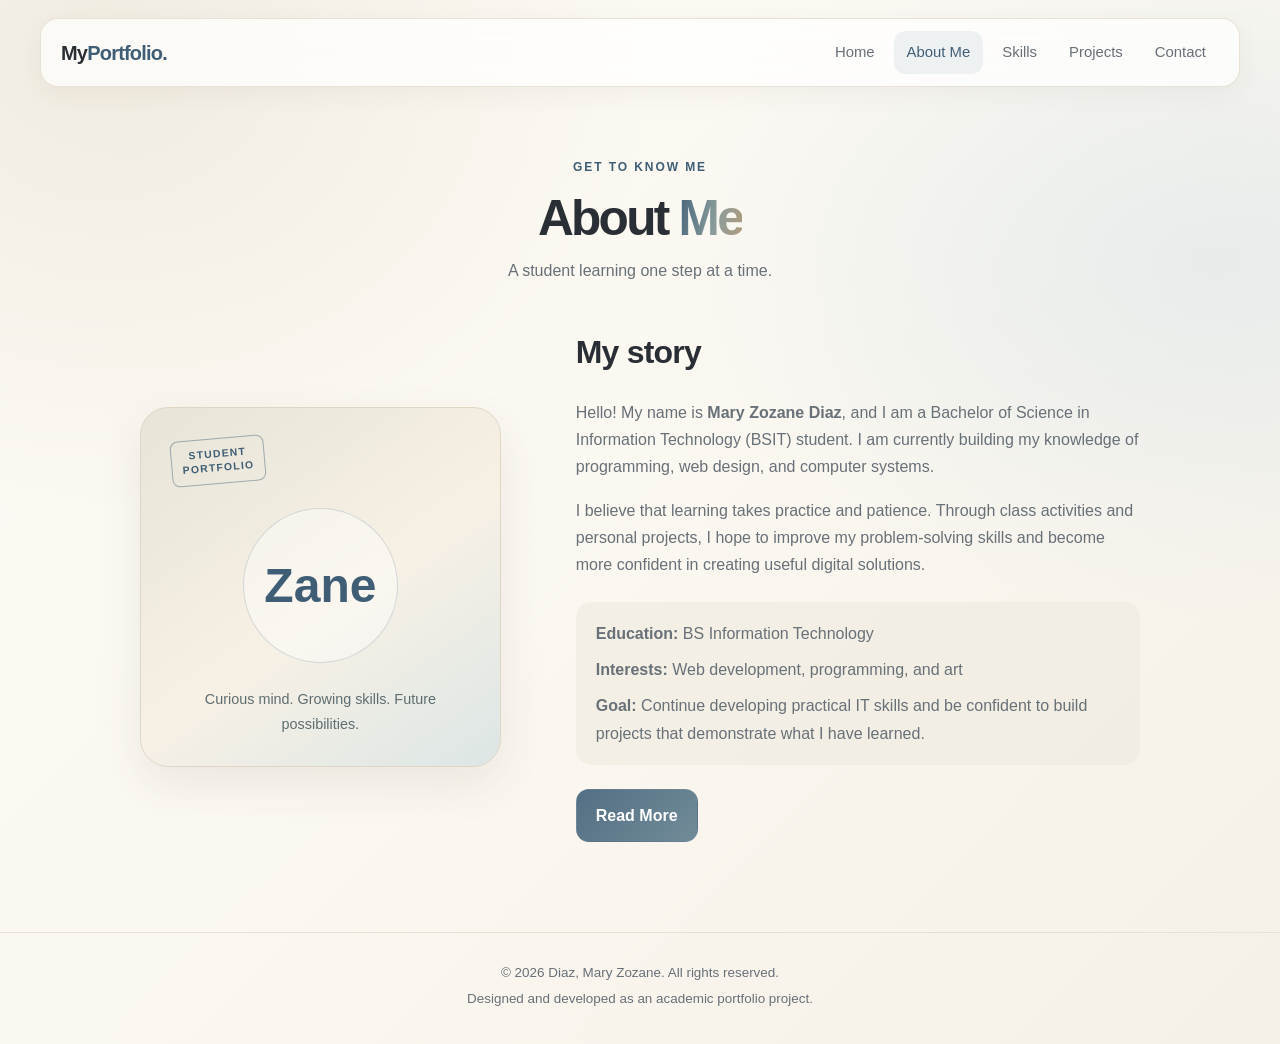
<file: about.html>
<!DOCTYPE html>
<html lang="en">
<head>
  <meta charset="UTF-8"><meta name="viewport" content="width=device-width, initial-scale=1.0">
  <meta name="description" content="Learn more about me, my education, and interests.">
  <title>About Me | My Portfolio</title><link rel="stylesheet" href="style.css"><script src="script.js" defer></script>
</head>
<body>
  <header class="site-header"><a class="brand" href="index.html">My<span>Portfolio.</span></a><button class="menu-toggle" type="button" aria-label="Toggle navigation" aria-expanded="false">☰</button><nav class="site-nav" aria-label="Main navigation"><a href="index.html">Home</a><a class="active" href="about.html">About Me</a><a href="skills.html">Skills</a><a href="projects.html">Projects</a><a href="contact.html">Contact</a></nav></header>
  <main class="page-width inner-page">
    <section class="page-title"><p class="eyebrow">GET TO KNOW ME</p><h1>About <span class="gradient-text">Me</span></h1><p>A student learning one step at a time.</p></section>
    <section class="about-layout">
      <div class="about-art"><div class="paper-stamp">STUDENT<br>PORTFOLIO</div><div class="about-initials">Zane</div><p>Curious mind. Growing skills. Future possibilities.</p></div>
      <div class="about-copy">
        <h2>My story</h2>
        <p>Hello! My name is <strong>Mary Zozane Diaz</strong>, and I am a Bachelor of Science in Information Technology (BSIT) student. I am currently building my knowledge of programming, web design, and computer systems.</p>
        <p>I believe that learning takes practice and patience. Through class activities and personal projects, I hope to improve my problem-solving skills and become more confident in creating useful digital solutions.</p>
        <div class="detail-list"><p><strong>Education:</strong> BS Information Technology</p><p><strong>Interests:</strong> Web development, programming, and art</p><p><strong>Goal:</strong> Continue developing practical IT skills and be confident to build projects that demonstrate what I have learned.</p></div>
        <div id="more-about" class="more-content" hidden><p>Outside the classroom, I enjoy exploring new ideas, practicing what I learn, and finding ways to make my work more organized and creative. I understand that technology changes quickly, so I want to remain open to learning and improving.</p><p>This portfolio will grow as I complete more activities and gain experience throughout my studies.</p></div>
        <button class="button button-primary" id="read-more-btn" type="button" aria-expanded="false" aria-controls="more-about">Read More</button>
      </div>
    </section>
  </main>
  <footer class="site-footer"><p>© <span class="current-year"></span> Diaz, Mary Zozane. All rights reserved.</p><p>Designed and developed as an academic portfolio project.</p></footer><button id="back-to-top" class="back-to-top" type="button" aria-label="Back to top" title="Back to top">↑</button>
</body></html>
</file>
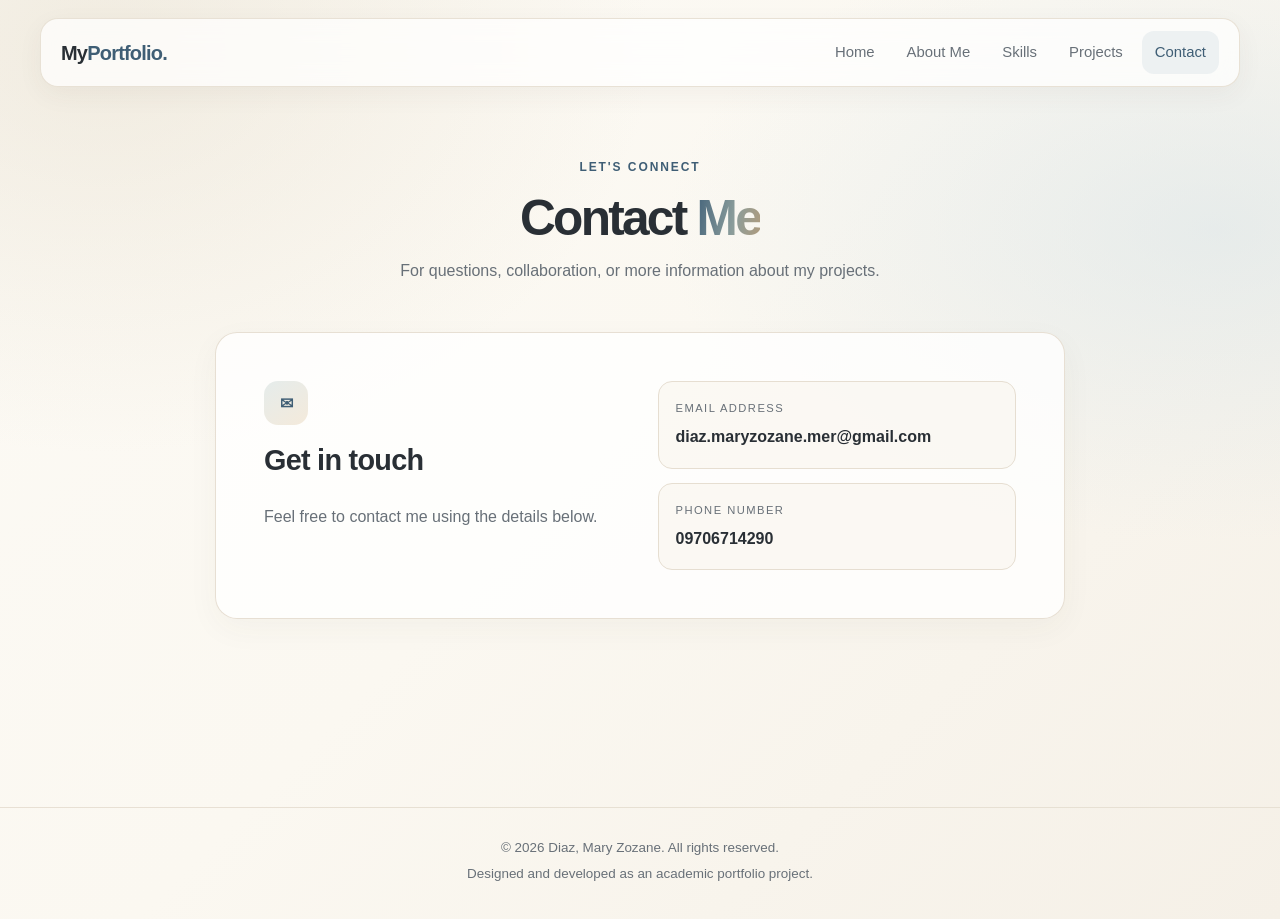
<file: contact.html>
<!DOCTYPE html>
<html lang="en">
<head>
  <meta charset="UTF-8"><meta name="viewport" content="width=device-width, initial-scale=1.0">
  <meta name="description" content="Contact information.">
  <title>Contact | My Portfolio</title><link rel="stylesheet" href="style.css"><script src="script.js" defer></script>
</head>
<body>
  <header class="site-header"><a class="brand" href="index.html">My<span>Portfolio.</span></a><button class="menu-toggle" type="button" aria-label="Toggle navigation" aria-expanded="false">☰</button><nav class="site-nav" aria-label="Main navigation"><a href="index.html">Home</a><a href="about.html">About Me</a><a href="skills.html">Skills</a><a href="projects.html">Projects</a><a class="active" href="contact.html">Contact</a></nav></header>
  <main class="page-width inner-page">
    <section class="page-title"><p class="eyebrow">LET'S CONNECT</p><h1>Contact <span class="gradient-text">Me</span></h1><p>For questions, collaboration, or more information about my projects.</p></section>
    <section class="contact-card">
      <div><div class="card-icon">✉</div><h2>Get in touch</h2><p>Feel free to contact me using the details below.</p></div>
      <div class="contact-details"><a href="mailto:your.email@example.com"><span class="contact-label">EMAIL ADDRESS</span><strong>diaz.maryzozane.mer@gmail.com</strong></a><a href="tel:+630000000000"><span class="contact-label">PHONE NUMBER</span><strong>09706714290</strong></a></div>
    </section>
  </main>
  <footer class="site-footer"><p>© <span class="current-year"></span> Diaz, Mary Zozane. All rights reserved.</p><p>Designed and developed as an academic portfolio project.</p></footer><button id="back-to-top" class="back-to-top" type="button" aria-label="Back to top" title="Back to top">↑</button>
</body></html>
</file>
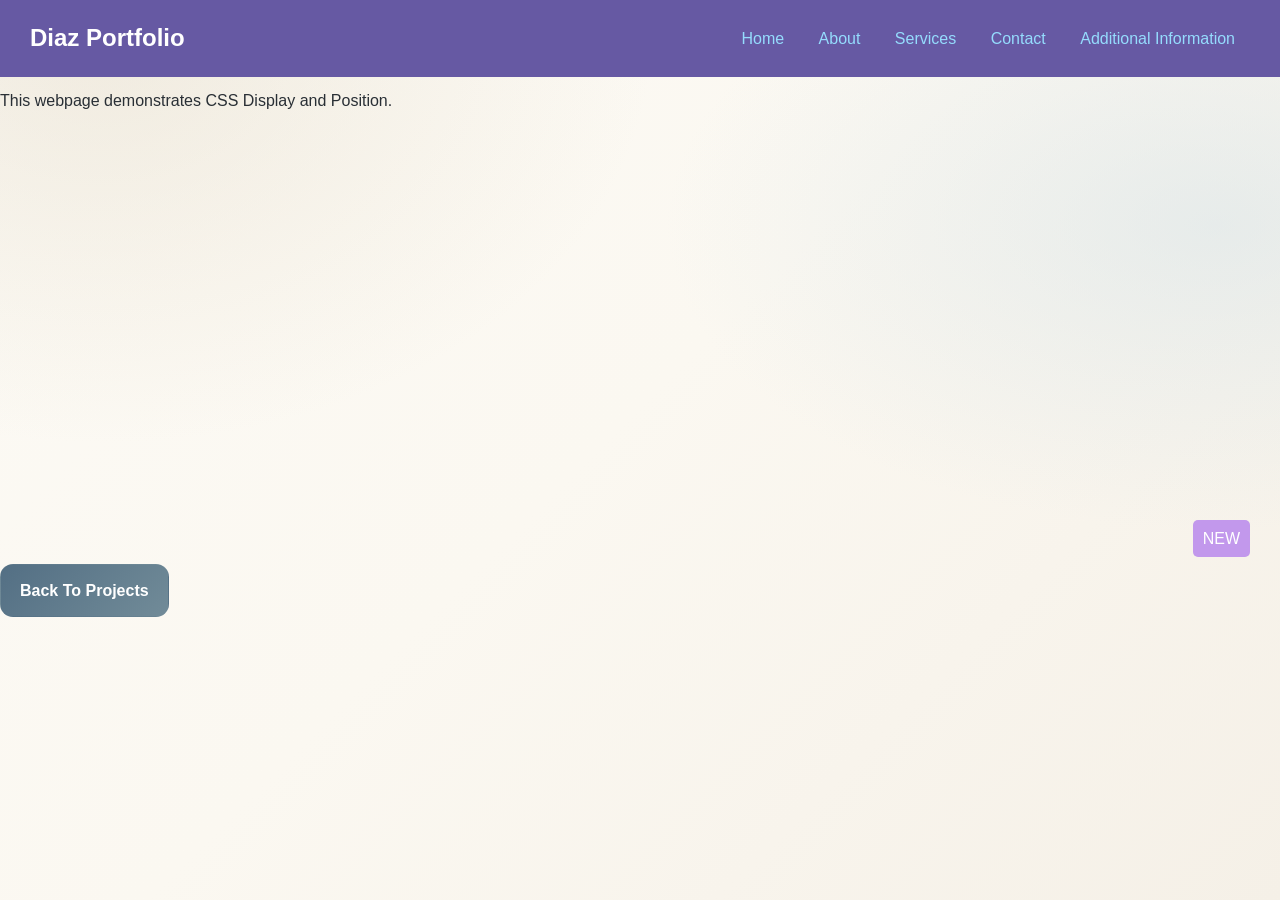
<file: nav.html>
<!DOCTYPE html>
<html lang="en">
<head>
    <meta charset="UTF-8">
    <meta name="viewport" content="width=device-width, initial-scale=1.0">
    <title>Document</title>
    <link rel="stylesheet" href="style.css">
</head>
<body>
  <style>
    
* {
    box-sizing: border-box;
}

body {
    margin: 0;
    font-family: Arial, Helvetica, sans-serif;
}

.navbar {
    position: fixed;
    top: 0;
    left: 0;
    width: 100%;

    display: flex;
    justify-content: space-between;
    align-items: center;

    padding: 15px 30px;
    background-color: rgb(102, 89, 163);
}

.logo {
    display: block;
    color: white;
    font-size: 24px;
    font-weight: bold;
}

.nav-links a {
    display: inline-block;
    padding: 10px 15px;
    color: rgb(149, 220, 253);
    text-decoration: none;
}

.nav-links a:hover {
    background-color: #534c8a;
    border-radius: 10px;
}

.badge {
    position: absolute;
    margin-top: 500px;
    top: 20px;
    right: 30px;

    display: flex;
    padding: 5px 10px;

    background-color: rgb(194, 152, 236);
    color: white;
    border-radius: 5px;
}
.button-row { display: flex; flex-wrap: wrap; gap: 12px; margin-top: 450px; }
.button { display: inline-flex; justify-content: center; align-items: center; border: 1px solid transparent; border-radius: 13px; padding: 12px 19px; font-weight: 700; cursor: pointer; transition: transform .2s, box-shadow .2s, background .2s; }
.button-primary { background: linear-gradient(135deg, #536f84, #718b98); color: white; 
  text-decoration: none;
}
  </style>
    <nav class="navbar">
        <div class="logo">
            Diaz Portfolio
        </div>

        <div class="nav-links">
            <a href="#">Home</a>
            <a href="#">About</a>
            <a href="#">Services</a>
            <a href="#">Contact</a>
            <a href="#">Additional Information</a>
        </div>
    </nav>

    <section class="content">
        <span class="badge">NEW</span>
        <h1>Welcome to My Website</h1>
        <p>
            This webpage demonstrates CSS Display and Position.
        </p>
    </section>
<div class="button-row">
  <a class="button button-primary" href="projects.html">Back To Projects</a>
</body>
</html>
</file>
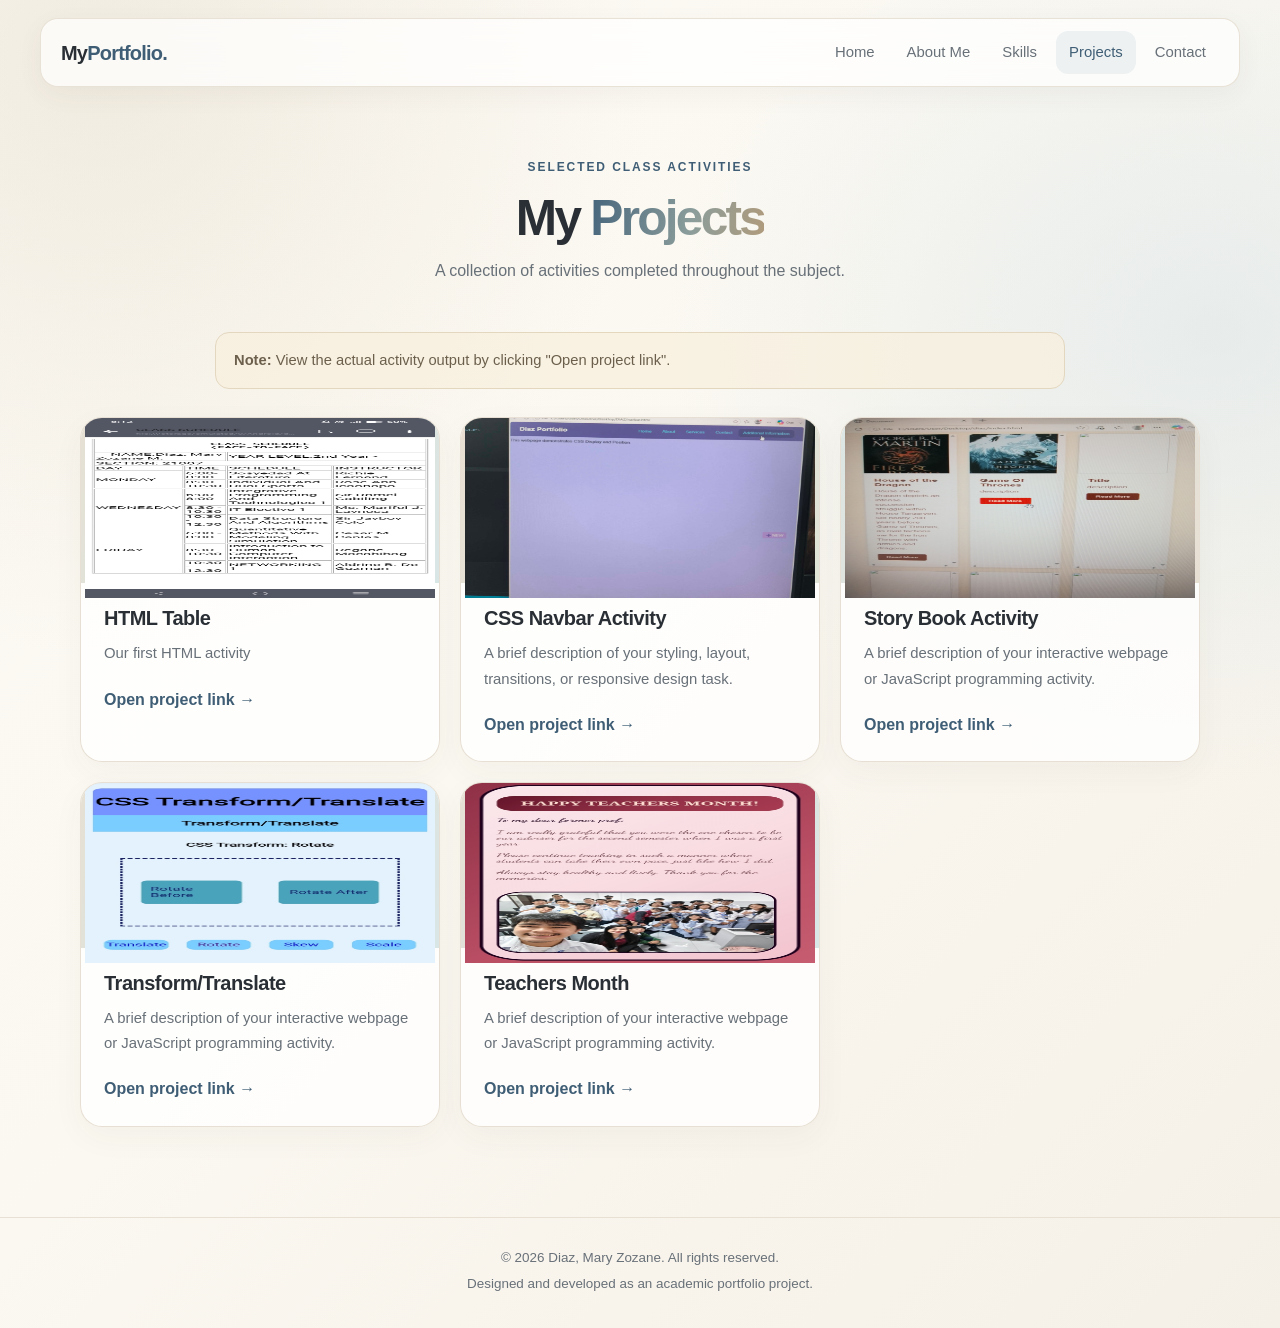
<file: projects.html>
<!DOCTYPE html>
<html lang="en">
<head>
  <meta charset="UTF-8"><meta name="viewport" content="width=device-width, initial-scale=1.0">
  <meta name="description" content="A collection of academic activities and projects.">
  <title>Projects | My Portfolio</title><link rel="stylesheet" href="style.css"><script src="script.js" defer></script>
</head>
<body>
  <header class="site-header"><a class="brand" href="index.html">My<span>Portfolio.</span></a><button class="menu-toggle" type="button" aria-label="Toggle navigation" aria-expanded="false">☰</button><nav class="site-nav" aria-label="Main navigation"><a href="index.html">Home</a><a href="about.html">About Me</a><a href="skills.html">Skills</a><a class="active" href="projects.html">Projects</a><a href="contact.html">Contact</a></nav></header>
  <main class="page-width inner-page">
    <section class="page-title"><p class="eyebrow">SELECTED CLASS ACTIVITIES</p><h1>My <span class="gradient-text">Projects</span></h1><p>A collection of activities completed throughout the subject.</p></section>
  
  <div class="notice"><strong>Note:</strong> View the actual activity output by clicking "Open project link".</div>

    <section class="three-grid project-grid">
      <article class="project-card"><div class="project-art art-one"><img src="table.jpg" alt="table" height="180px"width="350" /></div><div class="project-content"><h2>HTML Table</h2><p>Our first HTML activity</p><a class="text-link" href="table.html">Open project link →</a></div></article>
      <article class="project-card"><div class="project-art art-two"> <img src="nav.jpeg" alt="navbar" height="180px" width="350px"></div><div class="project-content"><h2>CSS Navbar Activity</h2><p>A brief description of your styling, layout, transitions, or responsive design task.</p><a class="text-link" href="nav.html">Open project link →</a></div></article>
     
     <article class="project-card"><div class="project-art art-three"><img src="book.jpg" alt="book" height="180px" width="350px" /></div><div class="project-content"><h2>Story Book Activity</h2><p>A brief description of your interactive webpage or JavaScript programming activity.</p><a class="text-link" href="book.html">Open project link →</a></div></article>
     
     <article class="project-card"><div class="project-art art-four"><img src="trans.jpg" alt="trans" height="180px" width="350px"/></div><div class="project-content"><h2>Transform/Translate</h2><p>A brief description of your interactive webpage or JavaScript programming activity.</p><a class="text-link" href="trans.html">Open project link →</a></div></article>
     
     <article class="project-card"><div class="project-art art-five"><img src="tech.jpg" alt="tech" height="180px" width="350px"/></div><div class="project-content"><h2> Teachers Month</h2><p>A brief description of your interactive webpage or JavaScript programming activity.</p><a class="text-link" href="tech.html">Open project link →</a></div></article>
     
   
     
    </section>
  
  </main>
  <footer class="site-footer"><p>© <span class="current-year"></span> Diaz, Mary Zozane. All rights reserved.</p><p>Designed and developed as an academic portfolio project.</p></footer><button id="back-to-top" class="back-to-top" type="button" aria-label="Back to top" title="Back to top">↑</button>
</body></html>
</file>
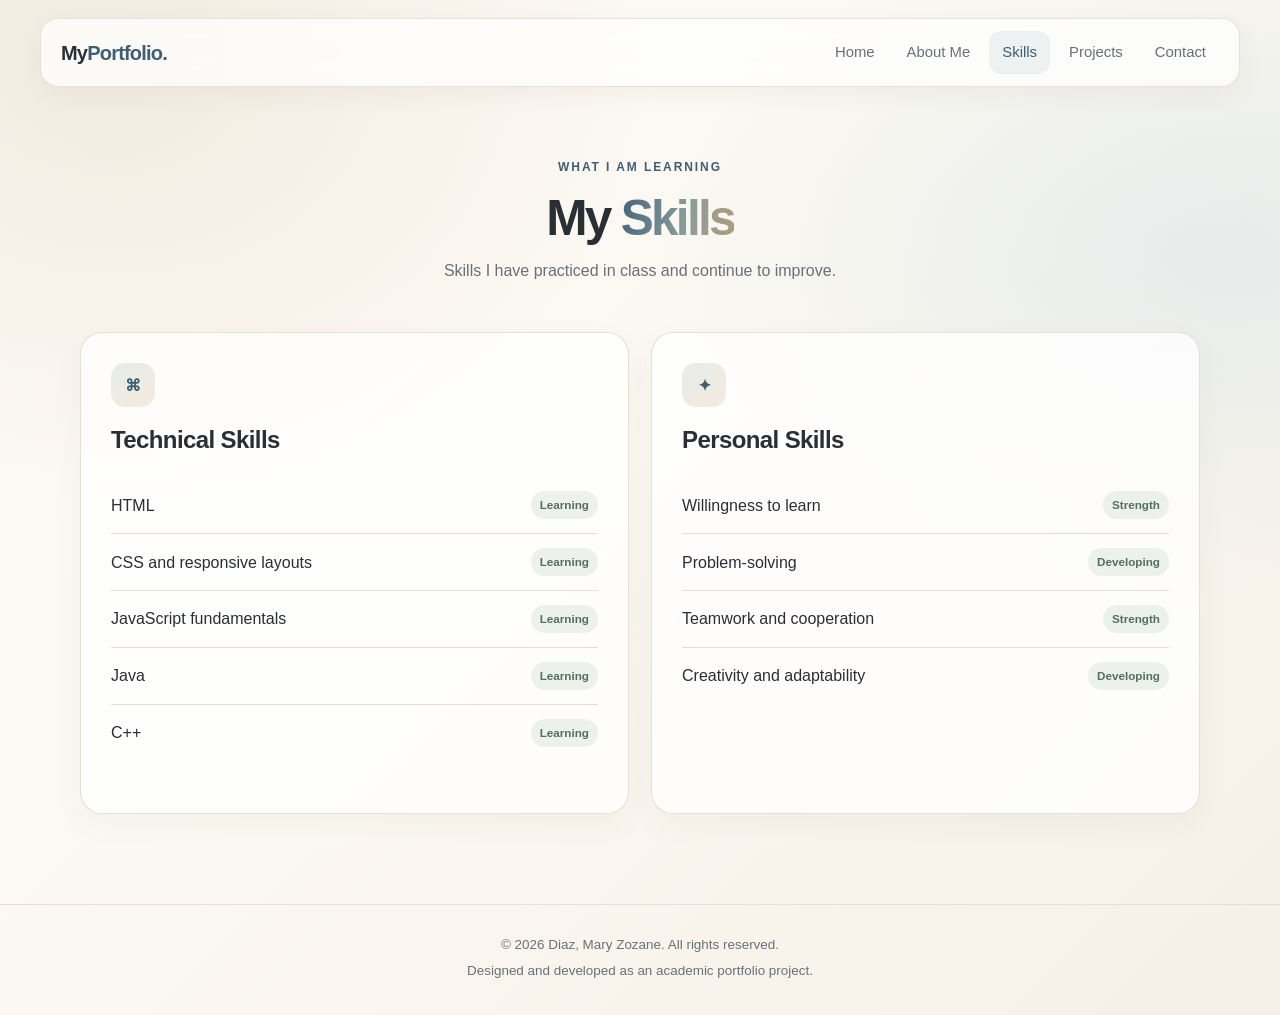
<file: skills.html>
<!DOCTYPE html>
<html lang="en">
<head>
  <meta charset="UTF-8"><meta name="viewport" content="width=device-width, initial-scale=1.0">
  <meta name="description" content="Technical and personal skills.">
  <title>Skills | My Portfolio</title><link rel="stylesheet" href="style.css"><script src="script.js" defer></script>
</head>
<body>
  <header class="site-header"><a class="brand" href="index.html">My<span>Portfolio.</span></a><button class="menu-toggle" type="button" aria-label="Toggle navigation" aria-expanded="false">☰</button><nav class="site-nav" aria-label="Main navigation"><a href="index.html">Home</a><a href="about.html">About Me</a><a class="active" href="skills.html">Skills</a><a href="projects.html">Projects</a><a href="contact.html">Contact</a></nav></header>
  <main class="page-width inner-page">
    <section class="page-title"><p class="eyebrow">WHAT I AM LEARNING</p><h1>My <span class="gradient-text">Skills</span></h1><p>Skills I have practiced in class and continue to improve.</p></section>
    <section class="two-grid">
      <article class="info-card skill-card"><div class="card-icon">⌘</div><h2>Technical Skills</h2><ul class="skill-list"><li><span>HTML</span><span class="skill-tag">Learning</span></li><li><span>CSS and responsive layouts</span><span class="skill-tag">Learning</span></li><li><span>JavaScript fundamentals</span><span class="skill-tag">Learning</span></li><li><span>Java</span><span class="skill-tag">Learning</span></li><li><span>C++</span><span class="skill-tag">Learning</span></li></ul>
      </article>
      
      <article class="info-card skill-card"><div class="card-icon">✦</div><h2>Personal Skills</h2><ul class="skill-list"><li><span>Willingness to learn</span><span class="skill-tag">Strength</span></li><li><span>Problem-solving</span><span class="skill-tag">Developing</span>
        </li><li><span>Teamwork and cooperation</span><span class="skill-tag">Strength</span></li><li><span>Creativity and adaptability</span><span class="skill-tag">Developing</span></li></ul></article>
    </section>
  </main>
  <footer class="site-footer"><p>© <span class="current-year"></span> Diaz, Mary Zozane. All rights reserved.</p><p>Designed and developed as an academic portfolio project.</p></footer><button id="back-to-top" class="back-to-top" type="button" aria-label="Back to top" title="Back to top">↑</button>
</body></html>
</file>
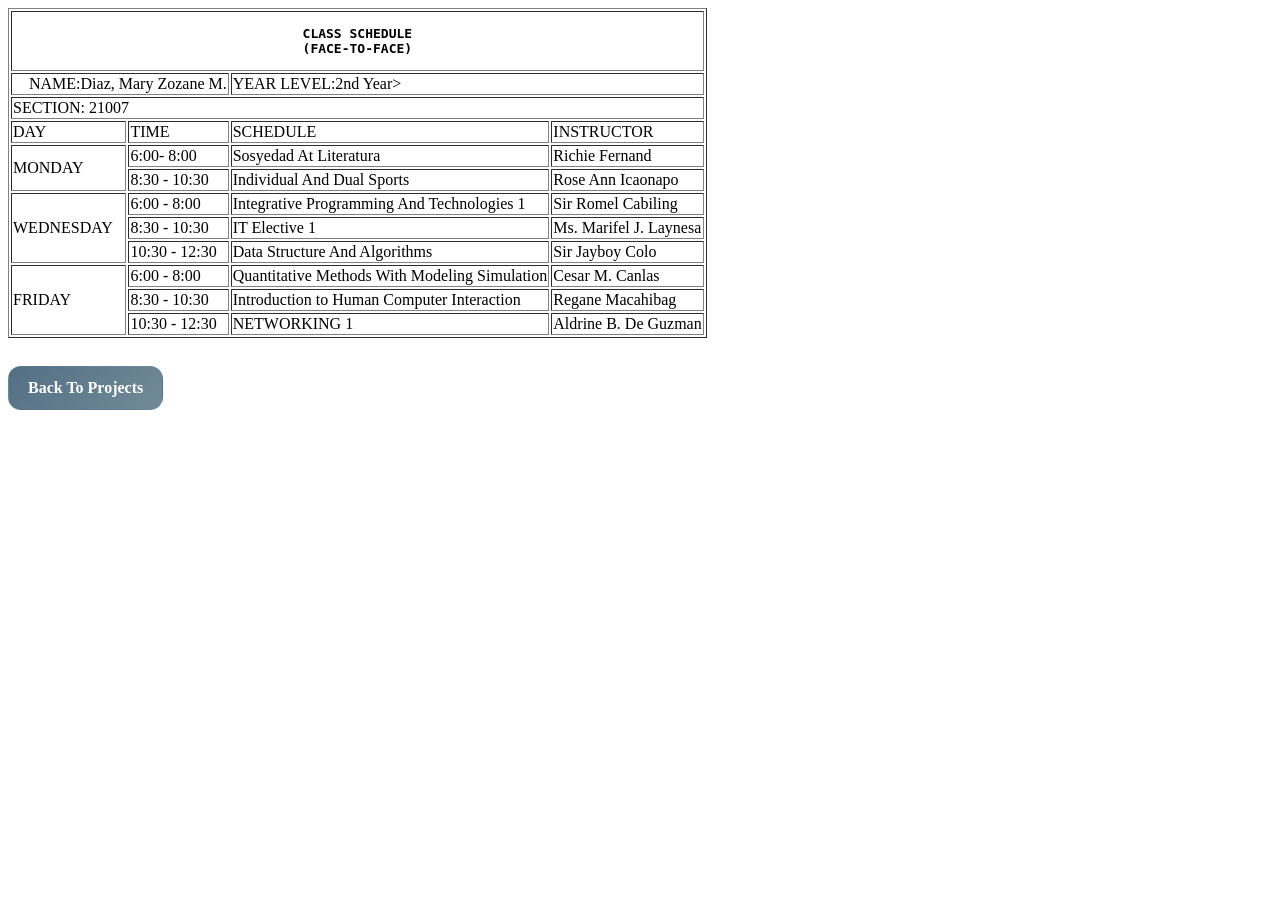
<file: table.html>
<!DOCTYPE html>
<html>

<head>
</head>


<title> CLASS SCHEDULE</title>
<style>
.button-row { display: flex; flex-wrap: wrap; gap: 12px; margin-top: 28px; }
.button { display: inline-flex; justify-content: center; align-items: center; border: 1px solid transparent; border-radius: 13px; padding: 12px 19px; font-weight: 700; cursor: pointer; transition: transform .2s, box-shadow .2s, background .2s; }
.button-primary { background: linear-gradient(135deg, #536f84, #718b98); color: white; 
  text-decoration: none;
}

  
</style>

<table border="1">
  <tr>
    <th colspan="4">
      <pre>CLASS SCHEDULE
 (FACE-TO-FACE) </pre>
    </th>
    
  </tr>
  <tr>
    <td colspan="2">&emsp;NAME:Diaz, Mary Zozane M.</td>
    <td colspan="2">YEAR LEVEL:2nd Year></td>
  </tr>
  <tr>
    <td colspan="4"> SECTION: 21007</td>
  </tr>
  <tr>
    <td> DAY </td>
    <td> TIME </td>
    <td> SCHEDULE </td>
    <td> INSTRUCTOR </td>
  </tr>
  <tr>
    <td rowspan="2"> MONDAY</td>
    <td> 6:00- 8:00</td>
    <td> Sosyedad At Literatura</td>
    <td> Richie Fernand</td>
  </tr>
  <tr>
    
    <td> 8:30 - 10:30 </td>
    <td> Individual And Dual Sports</td>
    <td> Rose Ann Icaonapo</td>
  </tr>
  <tr>
    <td rowspan="3"> WEDNESDAY</td>
    <td> 6:00 - 8:00 </td>
    <td> Integrative Programming And Technologies 1 </td>
    <td> Sir Romel Cabiling </td>
  </tr>
  <tr>
    <td> 8:30 - 10:30 </td>
    <td> IT Elective 1 </td>
    <td> Ms. Marifel J. Laynesa</td>
  </tr>
  <tr>
    <td> 10:30 - 12:30</td>
    <td> Data Structure And Algorithms </td>
    <td> Sir Jayboy Colo </td>
  </tr>
  <tr>
    <td rowspan="3"> FRIDAY </td>
    <td> 6:00 - 8:00 </td>
    <td> Quantitative Methods With Modeling Simulation </td>
    <td> Cesar M. Canlas</td>
  </tr>
  <tr>
    <td> 8:30 - 10:30 </td>
    <td> Introduction to Human Computer Interaction </td>
    <td> Regane Macahibag </td>
  </tr>
  <tr>
    <td> 10:30 - 12:30 </td>
    <td> NETWORKING 1 </td>
    <td> Aldrine B. De Guzman</td>
  </tr>
  
  
  
  
  
  
  
</table>
<type="A">
  <p> </p>
</type>

<div class="button-row">
  <a class="button button-primary" href="projects.html">Back To Projects</a>

</html>
</file>
<file: style.css>
/* Paper-inspired, responsive portfolio theme */
:root {
  --paper: #fbf8f1;
  --paper-deep: #f2ebde;
  --card: rgba(255, 255, 255, 0.78);
  --ink: #292f35;
  --muted: #687078;
  --accent: #617c91;
  --accent-dark: #3f5e75;
  --line: #e6ded1;
  --shadow: 0 18px 45px rgba(74, 66, 53, 0.09);
  --radius: 22px;
}
* { box-sizing: border-box; }
html { scroll-behavior: smooth; scroll-padding-top: 90px; }
body {
  margin: 0; color: var(--ink);
  font-family: "Segoe UI", Arial, sans-serif; line-height: 1.7;
  background:
    radial-gradient(ellipse at 8% 5%, rgba(224, 214, 193, .40), transparent 33%),
    radial-gradient(ellipse at 95% 25%, rgba(211, 225, 231, .48), transparent 32%),
    linear-gradient(135deg, #fcfaf5 0%, var(--paper) 48%, #f5f0e7 100%);
  min-height: 100vh;
}
a { color: inherit; text-decoration: none; }
button, a { -webkit-tap-highlight-color: transparent; }
button { font: inherit; }
img { max-width: 100%; display: block; }
.page-width { width: min(1120px, calc(100% - 48px)); margin-inline: auto; }
.site-header {
  width: min(1200px, calc(100% - 40px)); margin: 18px auto 0; padding: 12px 20px;
  display: flex; align-items: center; justify-content: space-between; gap: 20px;
  background: rgba(255,255,255,.72); border: 1px solid rgba(230,222,209,.9);
  border-radius: 18px; box-shadow: 0 8px 26px rgba(74,66,53,.05);
  position: sticky; top: 12px; z-index: 20; backdrop-filter: blur(14px);
}
.brand { font-size: 1.25rem; font-weight: 800; letter-spacing: -.04em; white-space: nowrap; }
.brand span { color: var(--accent-dark); }
.site-nav { display: flex; align-items: center; gap: 6px; }
.site-nav a { padding: 9px 13px; border-radius: 12px; color: var(--muted); font-size: .93rem; transition: color .2s, background .2s, transform .2s; }
.site-nav a:hover, .site-nav a.active { background: #edf1f2; color: var(--accent-dark); }
.site-nav a:hover { transform: translateY(-2px); }
.menu-toggle { display: none; border: 1px solid var(--line); background: white; color: var(--ink); border-radius: 10px; padding: 5px 11px; cursor: pointer; font-size: 1.25rem; }
.hero { min-height: 590px; display: grid; grid-template-columns: 1.12fr .88fr; align-items: center; gap: 60px; padding-block: 74px 62px; }
.eyebrow { color: var(--accent-dark); font-size: .75rem; font-weight: 800; letter-spacing: .16em; margin: 0 0 14px; }
h1, h2, h3, p { margin-top: 0; }
h1 { font-size: clamp(2.5rem, 5vw, 4.5rem); line-height: 1.08; letter-spacing: -.055em; margin-bottom: 18px; }
h2 { line-height: 1.25; letter-spacing: -.025em; }
.hero h2 { font-size: clamp(1.3rem, 2.5vw, 1.8rem); font-weight: 600; margin-bottom: 14px; }
.gradient-text { color: var(--accent-dark); background: linear-gradient(100deg, #45647b, #8b9d9b 58%, #b09b7c); -webkit-background-clip: text; background-clip: text; -webkit-text-fill-color: transparent; }
.lead { color: var(--muted); font-size: 1.06rem; max-width: 590px; }
.button-row { display: flex; flex-wrap: wrap; gap: 12px; margin-top: 28px; }
.button { display: inline-flex; justify-content: center; align-items: center; border: 1px solid transparent; border-radius: 13px; padding: 12px 19px; font-weight: 700; cursor: pointer; transition: transform .2s, box-shadow .2s, background .2s; }
.button:hover { transform: translateY(-3px); box-shadow: 0 9px 20px rgba(63,94,117,.15); }
.button-primary { background: linear-gradient(135deg, #536f84, #718b98); color: white; }
.button-secondary { background: rgba(255,255,255,.75); border-color: var(--line); color: var(--accent-dark); }
.welcome-note { color: var(--accent-dark); font-size: .92rem; min-height: 1.5em; margin-top: 18px; }
.hero-visual { position: relative; justify-self: center; width: min(100%, 390px); }
.portrait-frame { aspect-ratio: 4 / 5; padding: 12px; border: 1px solid #e4dac9; border-radius: 30px; background: linear-gradient(145deg, rgba(255,255,255,.92), rgba(236,229,215,.86)); box-shadow: var(--shadow); transform: rotate(2deg); }
.portrait-frame img, .portrait-placeholder { width: 100%; height: 100%; object-fit: cover; border-radius: 21px; }
.portrait-placeholder { display: none; place-items: center; color: #687b83; background: linear-gradient(145deg, #e8e4d9, #d9e4e4 55%, #f7f1e6); text-align: center; font-size: 1.4rem; font-weight: 800; letter-spacing: .18em; }
.floating-note { position: absolute; bottom: 28px; left: -35px; max-width: calc(100% + 25px); background: rgba(255,255,255,.92); border: 1px solid var(--line); border-radius: 14px; padding: 13px 17px; box-shadow: var(--shadow); font-size: .86rem; }
.note-dot { display: inline-block; width: 9px; height: 9px; background: #8ba58f; border-radius: 50%; margin-right: 8px; }
.section-block { padding-block: 35px 90px; }
.section-heading, .page-title { text-align: center; max-width: 690px; margin: 0 auto 34px; }
.section-heading h2, .page-title h1 { font-size: clamp(2rem, 4vw, 3.1rem); margin-bottom: 12px; }
.section-heading > p:last-child, .page-title > p:last-child { color: var(--muted); }
.three-grid { display: grid; grid-template-columns: repeat(3, minmax(0, 1fr)); gap: 20px; }
.two-grid { display: grid; grid-template-columns: repeat(2, minmax(0, 1fr)); gap: 22px; }
.info-card, .project-card, .contact-card { background: var(--card); border: 1px solid rgba(230,222,209,.95); border-radius: var(--radius); box-shadow: 0 10px 32px rgba(74,66,53,.045); }
.info-card { padding: 27px; transition: transform .22s, box-shadow .22s; }
.info-card:hover, .project-card:hover { transform: translateY(-5px); box-shadow: var(--shadow); }
.card-icon { display: grid; place-items: center; width: 44px; height: 44px; margin-bottom: 18px; border-radius: 14px; color: var(--accent-dark); background: linear-gradient(145deg, #e5eceb, #f4eadb); font-weight: 800; }
.info-card h3, .info-card h2 { margin-bottom: 10px; }
.info-card p, .project-content p { color: var(--muted); }
.text-link { display: inline-block; margin-top: 4px; color: var(--accent-dark); font-weight: 750; }
.text-link:hover { text-decoration: underline; text-underline-offset: 4px; }
.inner-page { min-height: calc(100vh - 180px); padding-block: 70px 90px; }
.page-title { margin-bottom: 48px; }
.page-title h1 { margin-bottom: 12px; }
.about-layout { display: grid; grid-template-columns: .78fr 1.22fr; gap: clamp(30px, 6vw, 75px); align-items: center; max-width: 1000px; margin: auto; }
.about-art { min-height: 360px; padding: 30px; display: flex; flex-direction: column; justify-content: space-between; align-items: center; text-align: center; border: 1px solid #e0d6c5; border-radius: 28px; background: linear-gradient(145deg, #e7e4d8, #f7f0e5 55%, #dce6e5); box-shadow: var(--shadow); }
.paper-stamp { align-self: flex-start; border: 1px solid rgba(63,94,117,.45); border-radius: 8px; padding: 8px 10px; font-size: .65rem; line-height: 1.35; letter-spacing: .12em; color: var(--accent-dark); font-weight: 800; transform: rotate(-5deg); }
.about-initials { display: grid; place-items: center; width: 155px; height: 155px; border: 1px solid rgba(63,94,117,.2); border-radius: 50%; color: var(--accent-dark); font-size: 3rem; font-weight: 800; background: rgba(255,255,255,.42); }
.about-art p { margin: 0; color: #5e6d71; font-size: .9rem; }
.about-copy h2 { font-size: 2rem; }
.about-copy p { color: var(--muted); }
.detail-list { margin: 24px 0; padding: 18px 20px; border-radius: 15px; background: rgba(240,235,225,.65); }
.detail-list p { margin-bottom: 9px; }.detail-list p:last-child { margin-bottom: 0; }
.more-content { padding-top: 8px; animation: reveal .3s ease; }
[hidden] { display: none !important; }
@keyframes reveal { from { opacity: 0; transform: translateY(-5px); } to { opacity: 1; transform: translateY(0); } }
.skill-card { padding: 30px; }
.skill-list { list-style: none; padding: 0; margin: 22px 0; }
.skill-list li { display: flex; justify-content: space-between; align-items: center; gap: 12px; padding: 14px 0; border-bottom: 1px solid var(--line); }
.skill-list li:last-child { border-bottom: 0; }
.skill-tag { flex-shrink: 0; padding: 4px 9px; border-radius: 99px; background: #edf1ec; color: #536f60; font-size: .73rem; font-weight: 700; }
.small-note { font-size: .85rem; color: var(--muted); }
.notice { max-width: 850px; margin: 0 auto 28px; padding: 15px 18px; border: 1px solid #e3d7bf; border-radius: 14px; background: rgba(248,240,222,.72); color: #6c604c; font-size: .92rem; }
.project-card { overflow: hidden; transition: transform .22s, box-shadow .22s; }
.project-art { height: 165px; display: grid; place-items: center; font-size: 2.4rem; font-weight: 850; letter-spacing: .1em; color: #506779; }
.project-art span { padding: 13px 20px; border: 1px solid rgba(255,255,255,.75); border-radius: 15px; background: rgba(255,255,255,.38); }
.art-one { background: linear-gradient(135deg, #e6e0d3, #d9e6e6); }
.art-two { background: linear-gradient(135deg, #e9dfd3, #dfe4d7); }
.art-three { background: linear-gradient(135deg, #dce6e4, #e8dfd3); }
.art-four { background: linear-gradient(135deg, #e6e0d3, #d9e6e6); }
.art-five { background: linear-gradient(135deg, #e6e0d3, #d9e6e6); }
.project-content { padding: 23px; }
.project-category { margin-bottom: 7px; color: var(--accent-dark) !important; font-size: .7rem; font-weight: 800; letter-spacing: .14em; }
.project-content h2 { font-size: 1.25rem; margin-bottom: 10px; }
.project-content p:not(.project-category) { font-size: .93rem; }
.contact-card { max-width: 850px; margin: auto; padding: clamp(25px, 5vw, 48px); display: grid; grid-template-columns: 1fr 1fr; gap: 35px; }
.contact-card h2 { font-size: 1.8rem; }
.contact-card p { color: var(--muted); }
.contact-details { display: flex; flex-direction: column; gap: 14px; justify-content: center; }
.contact-details a { padding: 17px; border: 1px solid var(--line); border-radius: 14px; background: rgba(250,248,242,.8); overflow-wrap: anywhere; transition: border .2s, transform .2s; }
.contact-details a:hover { border-color: #a9bdc5; transform: translateX(3px); }
.contact-label { display: block; color: var(--muted); font-size: .7rem; letter-spacing: .13em; margin-bottom: 5px; }
.site-footer { padding: 26px 20px 30px; border-top: 1px solid rgba(230,222,209,.9); text-align: center; color: var(--muted); font-size: .84rem; }
.site-footer p { margin: 3px 0; }
.back-to-top { position: fixed; right: 22px; bottom: 22px; z-index: 100; width: 48px; height: 48px; display: grid; place-items: center; border: 1px solid rgba(255,255,255,.6); border-radius: 16px; color: white; background: linear-gradient(145deg, #536f84, #8099a0); box-shadow: 0 8px 22px rgba(63,94,117,.28); font-size: 1.55rem; cursor: pointer; opacity: 0; visibility: hidden; transform: translateY(12px); transition: opacity .2s, visibility .2s, transform .2s, box-shadow .2s; }
.back-to-top.visible { opacity: 1; visibility: visible; transform: translateY(0); }
.back-to-top:hover { box-shadow: 0 12px 26px rgba(63,94,117,.35); transform: translateY(-3px); }
:focus-visible { outline: 3px solid #9cb9c6; outline-offset: 3px; border-radius: 5px; }
@media (max-width: 850px) {
  .site-header { flex-wrap: wrap; }
  .menu-toggle { display: block; }
  .site-nav { display: none; width: 100%; flex-direction: column; align-items: stretch; padding-top: 8px; }
  .site-nav.open { display: flex; }
  .site-nav a { padding: 11px 13px; }
  .hero { grid-template-columns: 1fr .75fr; gap: 30px; min-height: auto; padding-block: 65px 55px; }
  .floating-note { left: -15px; bottom: 18px; }
  .three-grid { grid-template-columns: repeat(2, minmax(0, 1fr)); }
  .project-grid .project-card:last-child { grid-column: auto; }
}
@media (max-width: 600px) {
  .page-width { width: min(100% - 32px, 500px); }
  .site-header { width: calc(100% - 24px); margin-top: 12px; padding: 10px 13px; top: 8px; border-radius: 15px; }
  .hero { grid-template-columns: 1fr; padding-top: 55px; gap: 36px; }
  .hero-copy { order: 1; }.hero-visual { order: 2; width: min(78%, 300px); }
  h1 { font-size: clamp(2.5rem, 12vw, 3.5rem); }
  .lead { font-size: 1rem; }
  .button-row { align-items: stretch; }.button-row .button { flex: 1 1 100%; }
  .floating-note { left: -20px; font-size: .78rem; }
  .section-block { padding-bottom: 55px; }
  .three-grid, .two-grid { grid-template-columns: 1fr; }
  .inner-page { padding-block: 48px 60px; }
  .page-title { margin-bottom: 32px; }
  .about-layout { grid-template-columns: 1fr; }
  .about-art { min-height: 285px; }
  .contact-card { grid-template-columns: 1fr; gap: 18px; }
  .skill-list li { align-items: flex-start; }
  .back-to-top { right: 14px; bottom: 14px; width: 45px; height: 45px; border-radius: 14px; }
}
@media (prefers-reduced-motion: reduce) {
  html { scroll-behavior: auto; }
  *, *::before, *::after { animation-duration: .01ms !important; animation-iteration-count: 1 !important; transition-duration: .01ms !important; }
}
</file>
